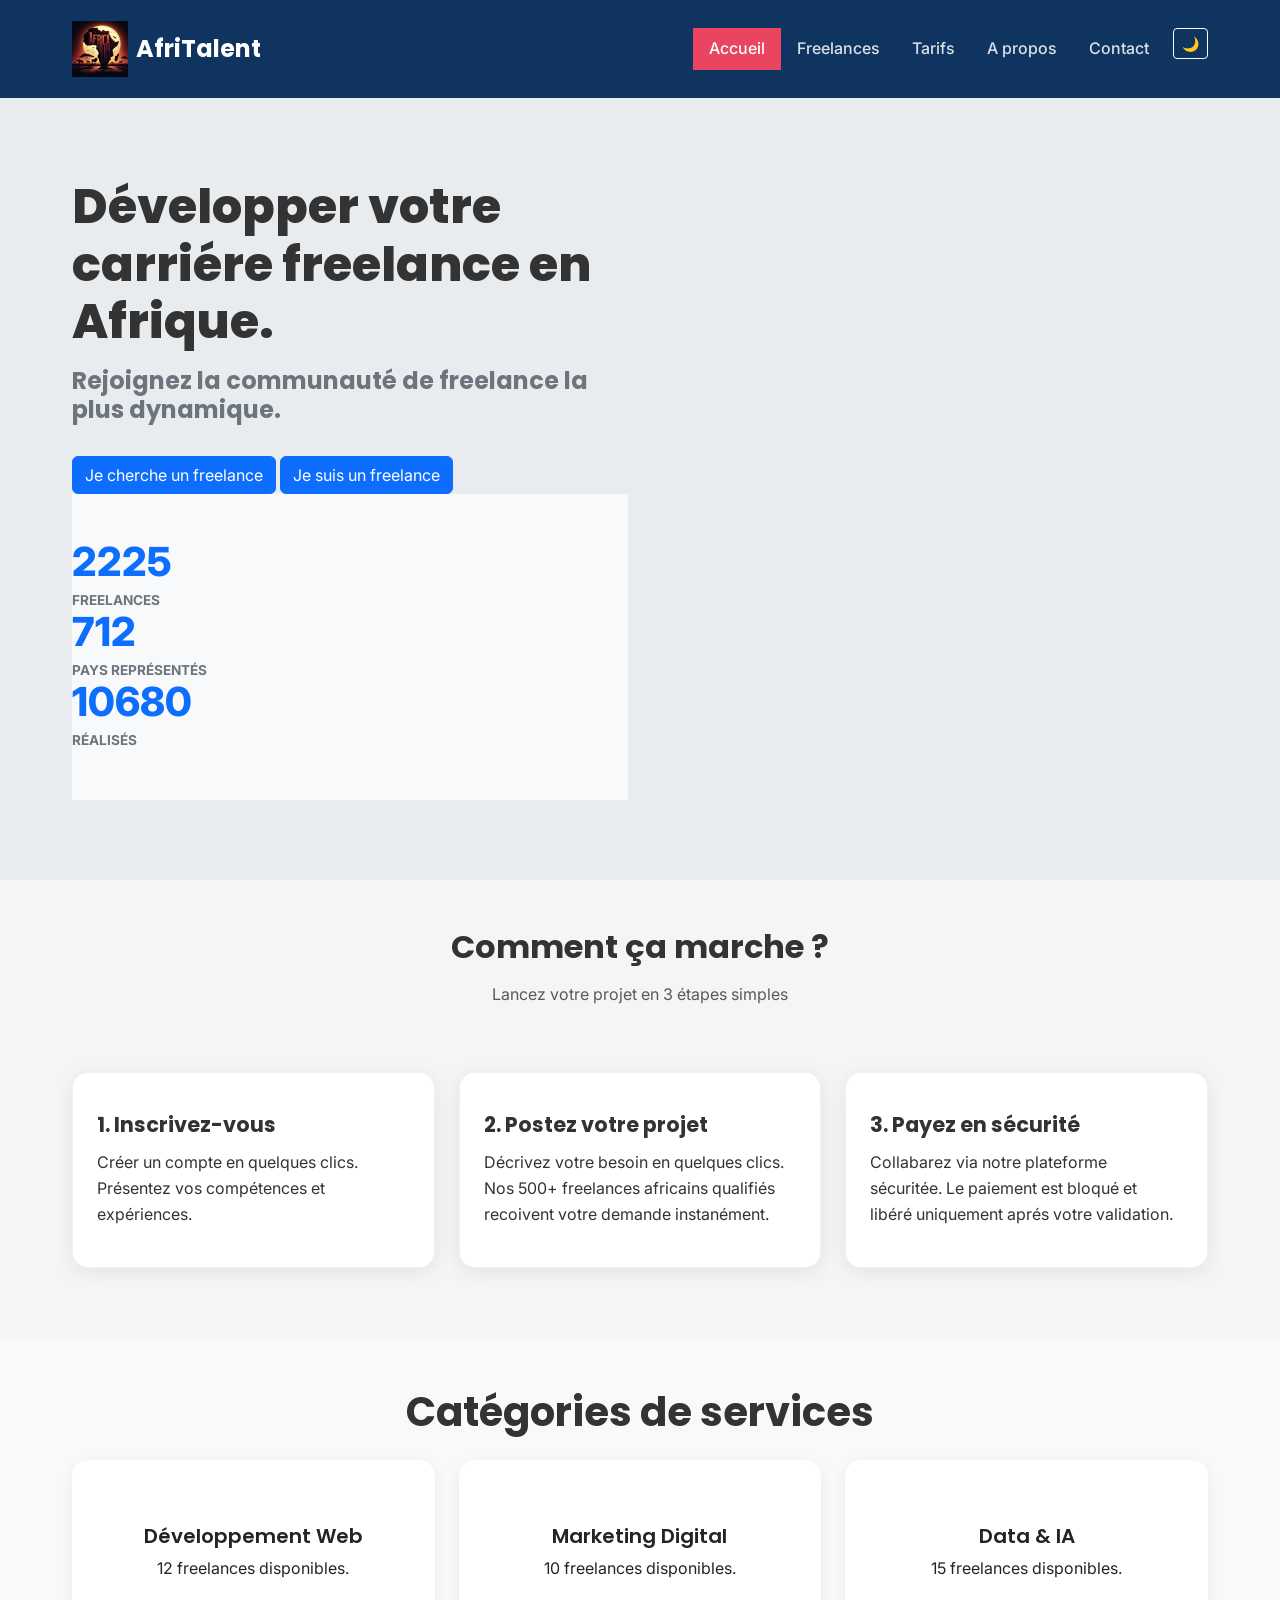
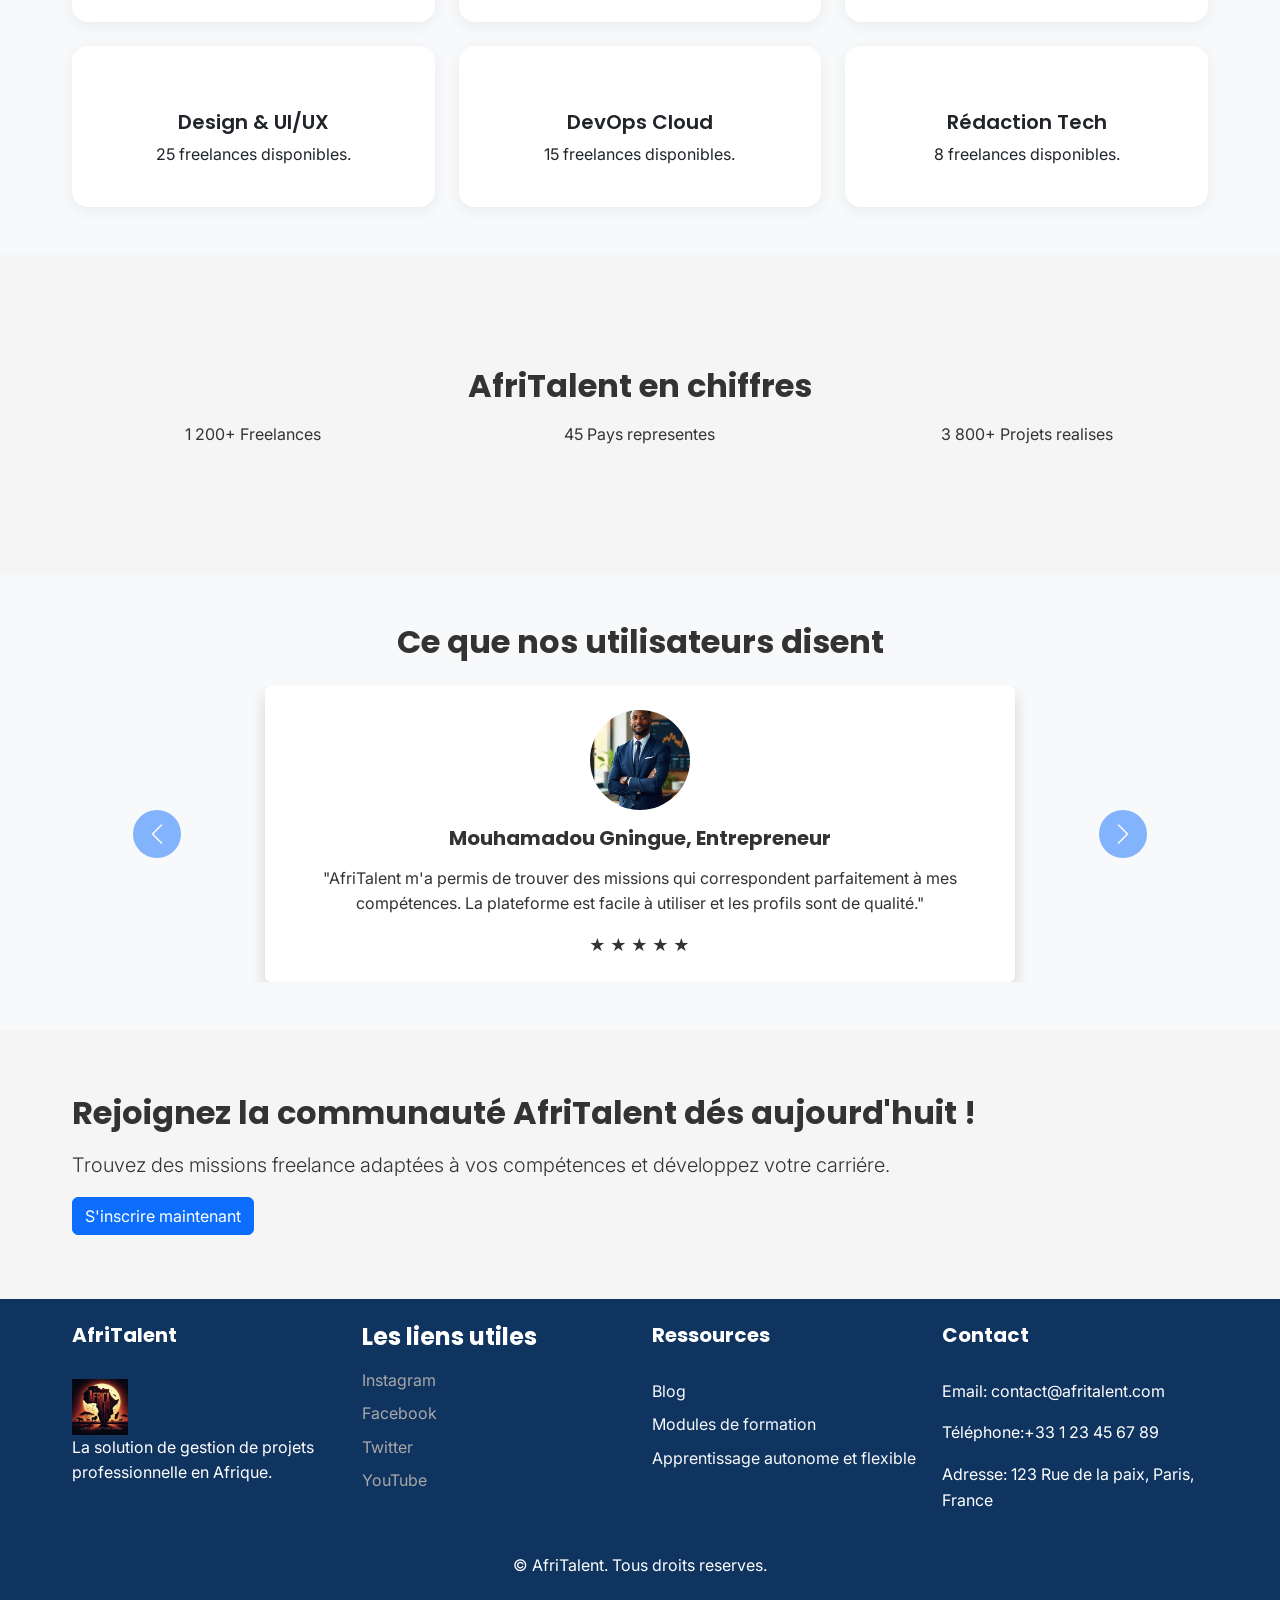
<file: index.html>
<!DOCTYPE html>
<html lang="fr">
<head> 
<meta charset="UTF-8"> 
<meta name="viewport" content="width=device-width, initial-scale=1.0"> 
<title>AfriTalent — Accueil</title> 
<link 
href="https://cdn.jsdelivr.net/npm/bootstrap@5.3.0/dist/css/bootstrap.min.css" 
rel="stylesheet"> 
<link rel="stylesheet" href="css/style.css">
</head>
<body>  
<nav class="navbar navbar-expand-lg navbar-dark "> 
<div class="container"> 
<a class="navbar-brand" href="index.html"><img src="images/logo.jpeg" height="56" width="56" alt="logo"> AfriTalent</a> 
<button class="navbar-toggler" type="button" 
data-bs-toggle="collapse" 
data-bs-target="#navMenu" 
aria-controls="navMenu" 
aria-expanded="false" 
aria-label="Toggle navigation"> 
<span class="navbar-toggler-icon"></span> 
</button> 
<div class="collapse navbar-collapse" id="navMenu"> 
<ul class="navbar-nav ms-auto"> 
<li class="nav-item"><a class="nav-link active" 
href="index.html">Accueil</a></li> 
<li class="nav-item"><a class="nav-link" 
href="freelances.html">Freelances</a></li> 
<li class="nav-item"><a class="nav-link" 
href="tarifs.html">Tarifs</a></li> 
<li class="nav-item"><a class="nav-link" href="about.html">A 
propos</a></li> 
<li class="nav-item"><a class="nav-link" 
href="contact.html">Contact</a></li> 
<li class="nav-item">
  <button class="btn btn-outline-light btn-sm ms-2" id="theme-toggle">🌙</button>
</li>
</ul> 
</div> 
</div> 
</nav> 
<!-- Contenu principal --> 
<main> 
<!-- Section Hero : accroche principale --> 
<section class="hero-section"> 
    <div class="container">
        <div class="row align-items-center">
        <div class="col-lg-6"> 
     <h1>Développer votre carriére freelance en Afrique.</h1>
     <h2>Rejoignez la communauté de freelance la plus dynamique.</h2>
<a href="freelances.html" class="btn btn-primary">Je cherche un freelance</a>
<a href="freelances.html" class="btn btn-primary">Je suis un freelance</a> 

 <div class="py-5 bg-light fade-in">
    <div class="col-md-4 stat-item">
     <span class="counter stat-number d-block" data-target="2500">0</span>
        <span class="stat-label">freelances</span>
     </div>
    
     <div class="col-md-4 stat-item">
      <span class="counter stat-number d-block " data-target="800">0</span> 
         <span class="stat-label">Pays représentés</span>
     </div>

      <div class="col-md-4 stat-item">
     <span class="counter stat-number d-block" data-target="12000">0</span> 
        <span class="stat-label">réalisés</span>
</div>
</div> 
</div>
</div>
</section>

<section class="py-5 fade-in">
    <div class="container">
      <div class="row">
        <div class="col-12 text-center mb-5">
        <h2>Comment ça marche ?</h2>
        <p class="text-muted">Lancez votre projet en 3 étapes simples</p>
        </div>
      </div>
                <div class="row"> 
                 <div class="col-md-4 mb-4">
                   <div class="bento-item etape-1 h-100 p-4">
                    <i class="fa fa-shield"></i>
                        <h3>1. Inscrivez-vous</h3>
                        <p>Créer un compte en quelques clics.
                        Présentez vos compétences et expériences.</p>
                    </div>
                 </div>
                <div class="col-md-4 mb-4">
                  <div class="bento-item etape-2 h-100 p-4">
                   <i class="fa fa-handshake"></i>
                     <h3>2. Postez votre projet</h3>
                       <p>Décrivez votre besoin en quelques clics. Nos 500+ freelances africains qualifiés recoivent votre demande instanément.</p>
                 </div> 
                </div>
                 <div class="col-md-4 mb-4">
             <div class="bento-item etape-3 h-100 p-4">
                <i class="fa fa-shield"></i>
            <h3>3. Payez en sécurité</h3>
            <p>Collabarez via notre plateforme sécuritée. Le paiement est bloqué et libéré uniquement aprés votre validation.</p>
       </div>
    </div>
</div>
</div>
</section>
<!-- Section Services --> 
<section class="categories py-5 bg-light"> 
<div class="container"> 
<h2 class="text-center mb-4">Catégories de services</h2> 
<div class="row g-4"> 
    <div class="col-md-4"> 
        <div class="card category-card">
            <div class="card-body text-center">
                <i class="bi bi-code-slash"></i>
                <h3>Développement Web</h3> 
                <p>12 freelances disponibles.</p> 
            </div>
        </div>
    </div>
    <div class="col-md-4">
        <div class="card category-card">
            <div class="card-body text-center">
                <i class="bi bi-plalette"></i>
                <h3>Marketing Digital</h3> 
                <p>10 freelances disponibles.</p> 
            </div>
        </div>
    </div>
    <div class="col-md-4">
        <div class="card category-card">
            <div class="card-body text-center">
                <i class="bi bi-megaphon"></i>
                <h3>Data & IA</h3> 
                <p>15 freelances disponibles.</p> 
            </div>
        </div>
    </div>
    <div class="col-md-4">
        <div class="card category-card">
            <div class="card-body text-center">
                <i class="bi bi -code"></i>
                <h3>Design & UI/UX</h3> 
                <p>25 freelances disponibles.</p> 
            </div>
        </div>

    </div>
    <div class="col-md-4"> 
        <div class="card category-card">
            <div class="card-body text-center">
                <i class="bi bi-plalette"></i>
                <h3>DevOps Cloud</h3> 
                <p>15 freelances disponibles.</p> 
            </div>
        </div>

    </div>
    <div class="col-md-4"> 
        <div class="card category-card">
            <div class="card-body text-center">
                <i class="bi bi-code"></i>
                <h3>Rédaction Tech</h3> 
                <p>8 freelances disponibles.</p> 
            </div>
        </div>
    </div> 
</div> 
</div> 
</section> 
               
<!-- Section Statistiques --> 
<section id="statistiques"> 
<div class="container py-5"> 
<h2 class="text-center">AfriTalent en chiffres</h2> 
<div class="row text-center"> 
<div class="col-md-4"><p>1 200+ Freelances</p></div> 
<div class="col-md-4"><p>45 Pays representes</p></div> 
<div class="col-md-4"><p>3 800+ Projets realises</p></div> 
</div> 
</div> 
</section> 
<!-- Section Temoignages --> 
<section class="py-5 bg-light fade-in">
  <div class="container">
    <h2 class="text-center mb-4">Ce que nos utilisateurs disent</h2>
    
    <div id="testimonialCarousel" class="carousel slide" data-bs-ride="carousel">
      <div class="carousel-inner">
        
        <div class="carousel-item active">
          <div class="row justify-content-center">
            <div class="col-md-8">
              <div class="testimonial-card text-center p-4 bg-white rounded shadow">
                <img src="images/homme.jpeg" alt="Mouhamadou" style="width:100px; height:100px; border-radius:50%; object-fit:cover; margin:0 auto 1rem auto; display:block;">
                <h5>Mouhamadou Gningue, Entrepreneur</h5>
                <p>"AfriTalent m'a permis de trouver des missions qui correspondent parfaitement à mes compétences. La plateforme est facile à utiliser et les profils sont de qualité."</p>
                <div class="notation">
                  <span class="star filled">★</span>
                  <span class="star filled">★</span>
                  <span class="star filled">★</span>
                  <span class="star filled">★</span>
                  <span class="star filled">★</span>
                </div>
              </div>
            </div>
          </div>
        </div>

        <div class="carousel-item">
          <div class="row justify-content-center">
            <div class="col-md-8">
              <div class="testimonial-card text-center p-4 bg-white rounded shadow">
                <img src="images/khalil5.jpeg" alt="Aicha" style="width:100px; height:100px; border-radius:50%; object-fit:cover; margin:0 auto 1rem auto; display:block;">
                <h5>Aicha, Directrice Marketing</h5>
                <p>"AfriTalent aide les entrepreneurs à réaliser leurs projets. Depuis plusieurs années, AfriTalent est devenu un partenaire incontournable."</p>
                <div class="notation">
                  <span class="star filled">★</span>
                  <span class="star filled">★</span>
                  <span class="star filled">★</span>
                  <span class="star filled">★</span>
                  <span class="star filled">★</span>
                </div>
              </div>
            </div>
          </div>
        </div>

        <div class="carousel-item">
          <div class="row justify-content-center">
            <div class="col-md-8">
              <div class="testimonial-card text-center p-4 bg-white rounded shadow">
                <img src="images/tt99.jpeg" alt="Lamine" style="width:100px; height:100px; border-radius:50%; object-fit:cover; margin:0 auto 1rem auto; display:block;">
                <h5>Lamine Sarr, Entrepreneur</h5>
                <p>"AfriTalent m'a aidé à travailler sur mon projet sans difficulté."</p>
                <div class="notation">
                  <span class="star filled">★</span>
                  <span class="star filled">★</span>
                  <span class="star filled">★</span>
                  <span class="star filled">★</span>
                  <span class="star filled">★</span>
                </div>
              </div>
            </div>
          </div>
        </div>

      </div>
      <button class="carousel-control-prev" type="button" data-bs-target="#testimonialCarousel" data-bs-slide="prev">
        <span class="carousel-control-prev-icon" style="background-color: #0d6efd; border-radius: 50%; padding: 1.5rem;"></span>
      </button>
      <button class="carousel-control-next" type="button" data-bs-target="#testimonialCarousel" data-bs-slide="next">
        <span class="carousel-control-next-icon" style="background-color: #0d6efd; border-radius: 50%; padding: 1.5rem;"></span>
      </button>
      
    </div>
  </div>
</section>

<!--Appel à action-->
<section>
    <div class="overlay">
        <div class="container">
        <h2>Rejoignez la communauté AfriTalent dés aujourd'huit !</h2>
        <p class="lead">Trouvez des missions freelance adaptées à vos compétences et développez votre carriére.</p>
        <a href="#" class="btn btn-primary">S'inscrire maintenant</a>

    </div>
    </div>

</section>


</main> 
<!-- Pied de page --> 
<footer class="py-4 text-white"> 
<div class="container "> 
    <div class="row">
        <div class="col-md-3">
            <h5>AfriTalent</h5>
            <img src="images/logo.jpeg" height="56" width="56">
            <p>La solution de gestion de projets professionnelle en Afrique.</p>
        </div>
        <div class="col-md-3">
            <h4>Les liens utiles</h4>
            <ul class="list-unstyled">
                <li><a href="https://www.instagram.com/AfriTalent" target="_blank">Instagram</a></li>
                <li><a href="https://www.facebook.com/AfriTalent" target="_blank">Facebook</a></li>
                <li><a href="https://www.twitter.com/AfriTalent" target="_blank">Twitter</a></li>
                <li><a href="https://www.youtube.com/company/afritalent" target="_blank">YouTube</a></li>
            </ul>
        </div>
        <div class="col-md-3">
            <h5>Ressources</h5>
            <ul class="list-unstyled">
                <li><a href="#" class="text-light">Blog</a></li>
                <li><a href="#" class="text-light">Modules de formation</a></li>
                <li><a href="#" class="text-light">Apprentissage autonome et flexible</a></li>
            </ul>
        </div>
        <div class="col-md-3">
            <h5>Contact</h5>
            <p>Email: contact@afritalent.com</p>
            <p>Téléphone:+33 1 23 45 67 89</p>
            <p>Adresse: 123 Rue de la paix, Paris, France</p>
            <i class="fab fab-facebook"></i>
            <i class="fab fab-twitter"></i>
        </div>
    </div>
</div>
    <div class="col text-center mt-4">
        <p class="mb-0">&copy;<span id="2025"></span> AfriTalent. Tous droits reserves.</span></p>
    </div>
</div>
</footer>
<button id="back-to-top" class="btn btn-primary rounded-circle" style="position: fixed; bottom: 20px; right: 20px; display: none; z-index: 100;">🔝</button>
<script src="https://cdn.jsdelivr.net/npm/bootstrap@5.3.2/dist/js/bootstrap.bundle.min.js"></script>
<script src="js/main.js"></script>
</body>
</html>
</file>
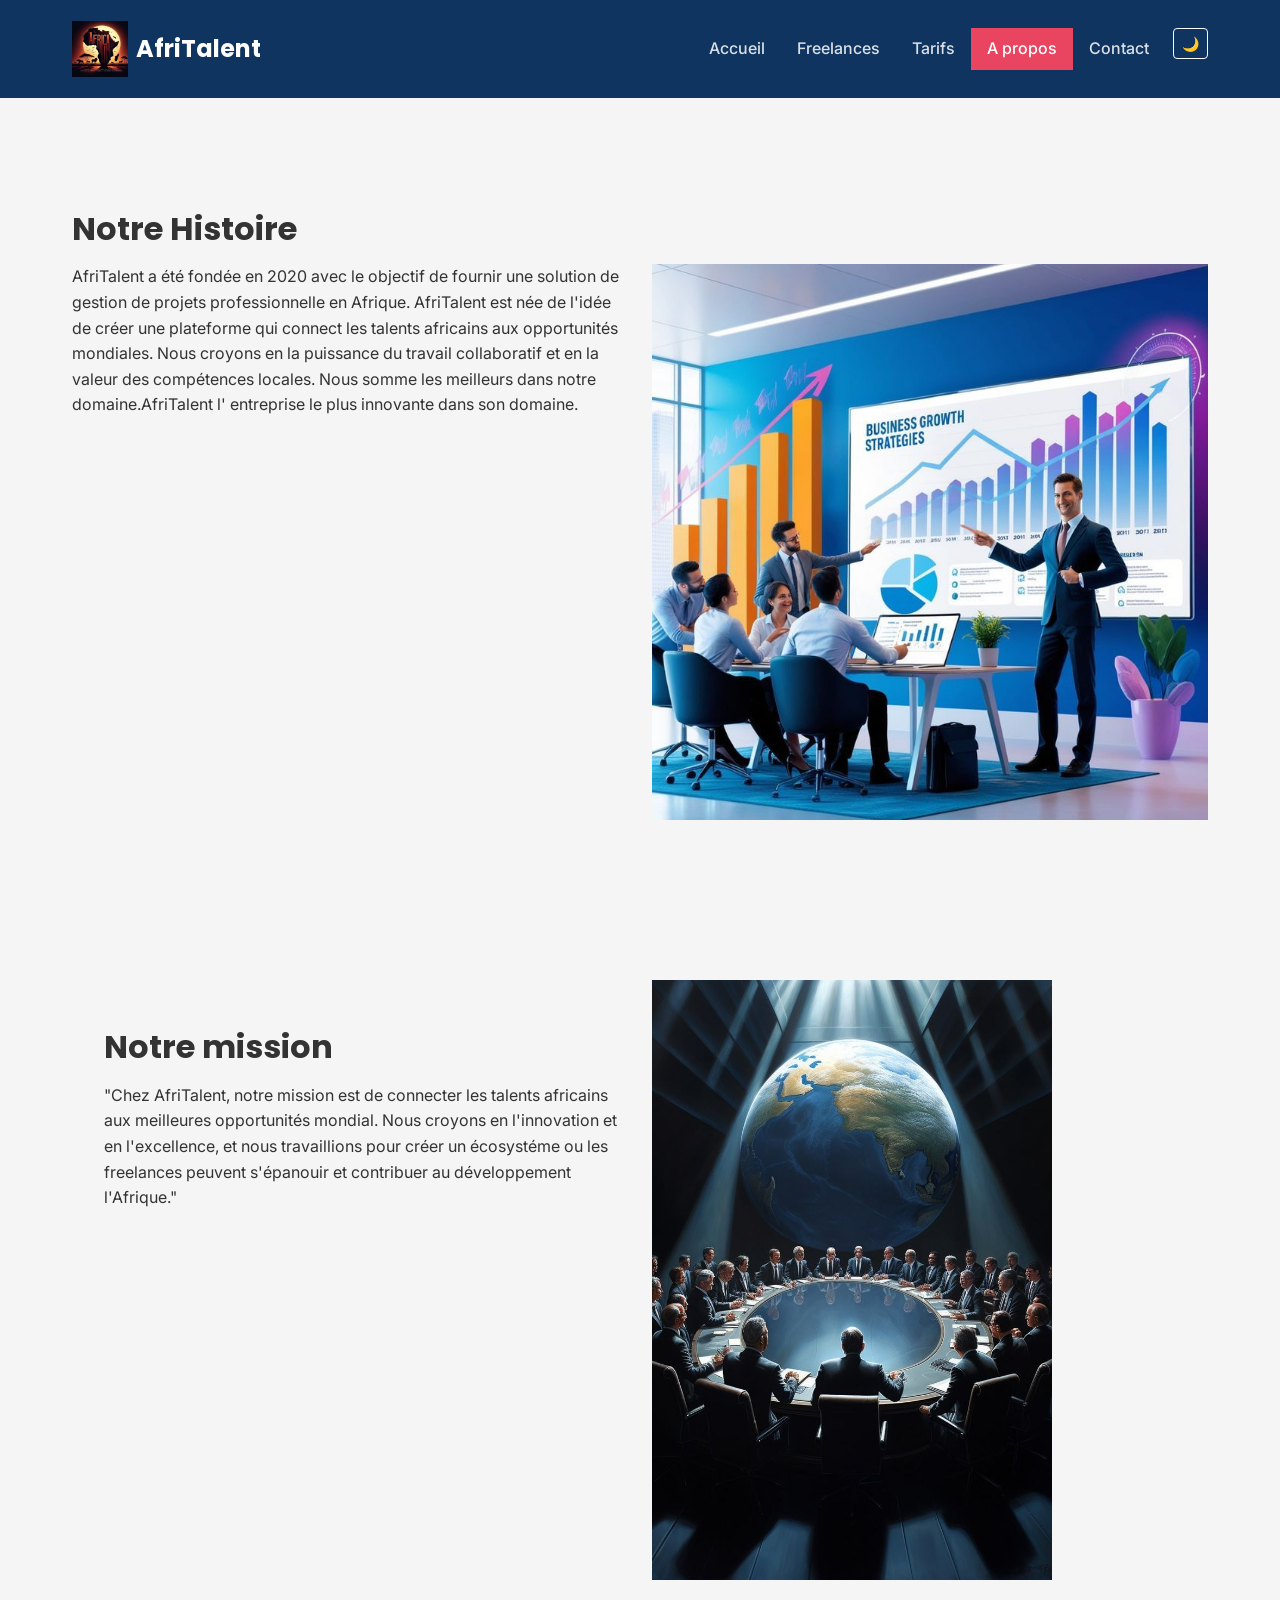
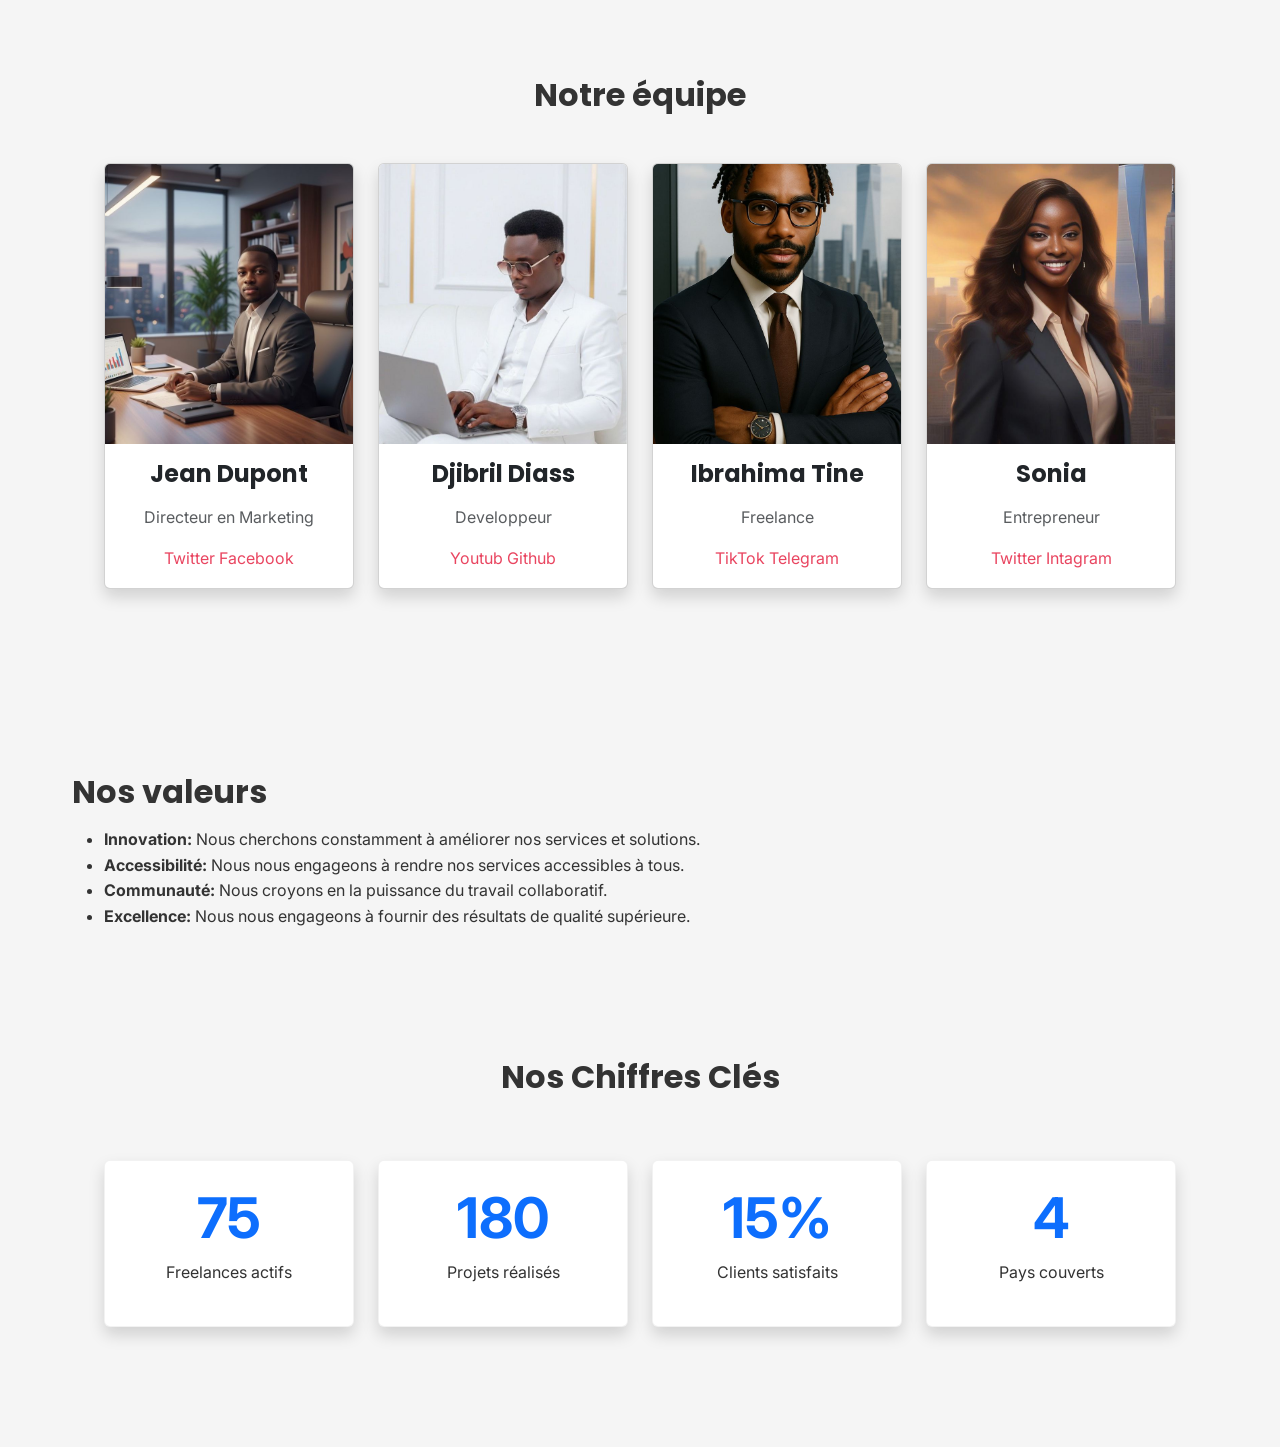
<file: about.html>
<!DOCTYPE html>
<html lang="fr">
<head> 
<meta charset="UTF-8"> 
<meta name="viewport" content="width=device-width, initial-scale=1.0"> 
<title>A propos / AfriTalent</title> 
<link 
href="https://cdn.jsdelivr.net/npm/bootstrap@5.3.0/dist/css/bootstrap.min.css" 
rel="stylesheet"> 
<link rel="stylesheet" href="css/style.css">
</head>
<body> 
<nav class="navbar navbar-expand-lg navbar-dark "> 
<div class="container"> 
<a class="navbar-brand" href="index.html"><img src="images/logo.jpeg" height="56" width="56" alt=""> AfriTalent</a> 
<button class="navbar-toggler" type="button" 
data-bs-toggle="collapse" 
data-bs-target="#navMenu" 
aria-controls="navMenu" 
aria-expanded="false" 
aria-label="Toggle navigation"> 
<span class="navbar-toggler-icon"></span> 
</button> 
<div class="collapse navbar-collapse" id="navMenu"> 
<ul class="navbar-nav ms-auto"> 
<li class="nav-item"><a class="nav-link" 
href="index.html">Accueil</a></li> 
<li class="nav-item"><a class="nav-link" 
href="freelances.html">Freelances</a></li> 
<li class="nav-item"><a class="nav-link" 
href="tarifs.html">Tarifs</a></li> 
<li class="nav-item"><a class="nav-link active" href="about.html">A 
propos</a></li> 
<li class="nav-item"><a class="nav-link" 
href="contact.html">Contact</a></li> 
<li class="nav-item">
  <button class="btn btn-outline-light btn-sm ms-2" id="theme-toggle">🌙</button>
</li>
</ul> 
</div> 
</div> 
</nav> 
   <!---section à propos--->
   <main class="container py-5">
    <section id="histoire" class="mb-5">
        <h2>Notre Histoire</h2>
        <div class="row">
       <div class="col-md-6">
        <p>
        AfriTalent a été fondée en 2020 avec le objectif de fournir une solution de gestion de projets professionnelle en Afrique.
        AfriTalent est née de l'idée de créer une plateforme qui connect les talents africains aux opportunités mondiales.
        Nous croyons en la puissance du travail collaboratif et en la valeur des compétences locales.
        Nous somme les meilleurs dans notre domaine.AfriTalent l' entreprise le plus innovante dans son domaine.

    </p>
       </div>
       <div class="col-md-6">
        <img src="images/business.jpeg" height="600" width="600">
    </div>
     </div>

   </section>

   <section class="py-5 fade-in">
    <div class="container">
      <div class="row">
      <div class="col-md-6">
    <h2 class="mt-5">Notre mission</h2>
        <p>
          "Chez AfriTalent, notre mission est de connecter les talents africains aux meilleures opportunités mondial.
          Nous croyons en l'innovation et en l'excellence, et nous travaillions pour créer un écosystéme ou les freelances peuvent s'épanouir et contribuer au développement l'Afrique."
        </p>
      </div>
      <div class="col-md-6">
        <img src="images/thia4.jpeg" height="400" width="400">
        </div>
      </div>
    </div>
    </section>

   <section class="py-5 fade-in">
      <div class="container">
        <div class="row">
        <div class="col-12">
         <h2 class="text-center mb-5">Notre équipe</h2>
        </div>
        </div>
        <div class="row">
          <div class="col-md-3 mb-4">
        <div class="card h-280 shadow">
          <img src="images/kalil7.jpeg" class="card-img-top">
          <div class="card-body text-center">
            <h3 card-title>Jean Dupont</h3>
            <p class="text-muted">Directeur en Marketing</p>
            <a href="https://www.twitter.com">Twitter</a>
            <a href="https://www.facebook.com">Facebook</a>
          </div>
        </div>
        </div>
        <div class="col-md-3 mb-4">
            <div class="card h-280 shadow">
          <img src="images/tt33.jpeg"class="card-img-top" >
          <div class="card-body text-center">
            <h3 card-title>Djibril Diass</h3>
            <p class="text-muted">Developpeur</p>
            <a href="https://www.youtub.com">Youtub</a>
            <a href="https://www.github.com">Github</a>
          </div>
        </div>
        </div> 
        <div class="col-md-3">
            <div class="card h-280 shadow">
          <img src="images/tt99.jpeg" class="card-img-top">
          <div class="card-body text-center">
            <h3 card-title>Ibrahima Tine</h3>
            <p class="text-muted">Freelance</p>
            <a href="https://www.tiktok.com">TikTok</a>
            <a href="https://www.telegram.com">Telegram</a>
          </div>
        </div>
        </div> 
        <div class="col-md-3">
            <div class="card h-280 shadow">
          <img src="images/bb88.jpeg" class="card-img-top">
          <div class="card-body text-center">
            <h3 card-title>Sonia</h3>
            <p class="text-muted">Entrepreneur</p>
            <a href="https://www.twitter.com">Twitter</a>
            <a href="https://www.instagram.com">Intagram</a>
          </div>
        </div>
     </div>
     </div>
   </section>
   <section>
     <h2 class="mt-5">Nos valeurs</h2>
        <ul>
            <li><strong>Innovation:</strong> Nous cherchons constamment à améliorer nos services et solutions.</li>
            <li><strong>Accessibilité:</strong> Nous nous engageons à rendre nos services accessibles à tous.</li>
            <li><strong>Communauté:</strong> Nous croyons en la puissance du travail collaboratif.</li>
            <li><strong>Excellence:</strong> Nous nous engageons à fournir des résultats de qualité supérieure.</li>
        </ul>
   </section>
   <section id="chiffres-cles" class=" py-5 fade-in">
    <div class="container">
      <div class="row text-center mb-5"> 
      <div class="col-12">
    <h2>Nos Chiffres Clés</h2>
      </div>
      </div>
         <div class="row text-center"> 
      <div class="col-md-3 mb-4">
        <div class="bento-item compteur-box h-100 p-4 shadow rounded">
            <span class="counter display-4 fw-bold text-primary" data-target="500">0</span>
            <p class="text-muetd mt-2">Freelances actifs</p>
        </div>
      </div>
        <div class="col-md-3 mb-4">
        <div class="bento-item compteur-box h-100 p-4 shadow rounded">
            <span class="counter display-4 fw-bold text-primary" data-target="1200">0</span>
            <p class="text-muetd mt-2">Projets réalisés</p>
        </div>
        </div>
      <div class="col-md-3 mb-4">
        <div class="bento-item compteur-box large h-100 p-4 shadow rounded">
            <span class="counter display-4 fw-bold text-primary" data-target="98">0</span><span class="display-4 fw-bold text-primary">%</span>
            <p class="text-muetd mt-2">Clients satisfaits</p>
        </div>
      </div>
         <div class="col-md-3 mb-4">
        <div class="bento-item compteur-box h-100 p-4 shadow rounded">
            <span class="counter display-4 fw-bold text-primary" data-target="25">0</span>
            <p class="text-muetd mt-2">Pays couverts</p>
        </div>
    </div>
  </div>
</div>
</section>
<button id="back-to-top" class="btn btn-primary rounded-circle" style="position: fixed; bottom: 20px; right: 20px; display: none; z-index: 100;">🔝</button>
   </main>
   <script src="https://cdn.jsdelivr.net/npm/bootstrap@5.3.2/dist/js/bootstrap.bundle.min.js"></script>
   <script src="js/main.js"></script>
</body>
</html>
</file>
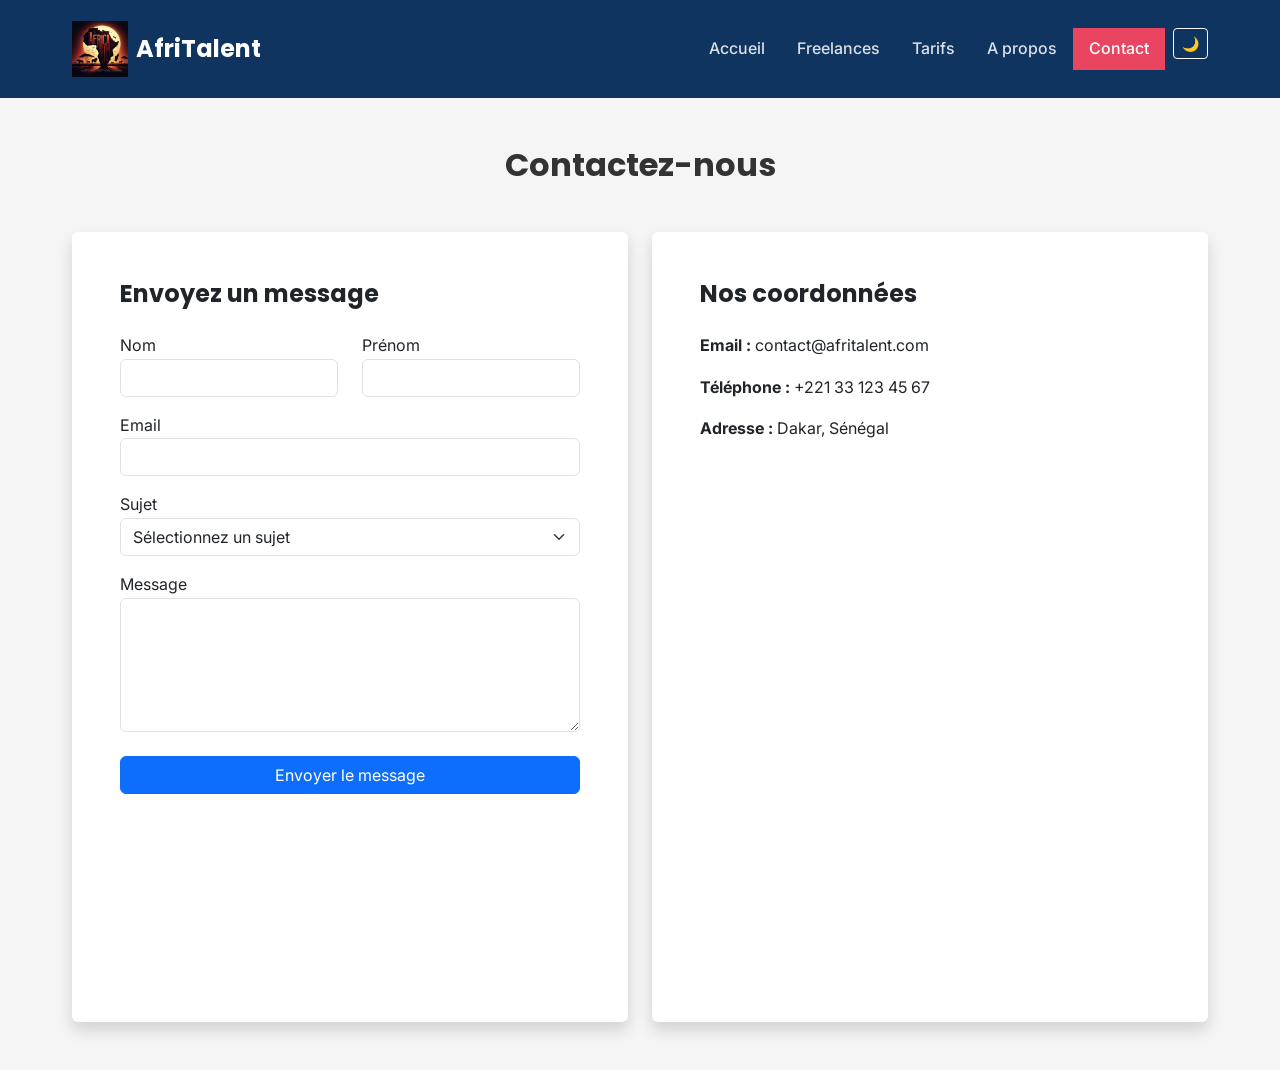
<file: contact.html>
<!DOCTYPE html>
<html lang="fr">
<head> 
<meta charset="UTF-8"> 
<meta name="viewport" content="width=device-width, initial-scale=1.0"> 
<title>AfriTalent — Contact</title> 
<link 
href="https://cdn.jsdelivr.net/npm/bootstrap@5.3.0/dist/css/bootstrap.min.css" 
rel="stylesheet"> 
<link rel="stylesheet" href="css/style.css">
</head>
<body> 
<nav class="navbar navbar-expand-lg navbar-dark"> 
<div class="container"> 
<a class="navbar-brand" href="index.html"><img src="images/logo.jpeg" height="56" width="56" alt=""> AfriTalent</a> 
<button class="navbar-toggler" type="button" 
data-bs-toggle="collapse" 
data-bs-target="#navMenu" 
aria-controls="navMenu" 
aria-expanded="false" 
aria-label="Toggle navigation"> 
<span class="navbar-toggler-icon"></span> 
</button> 
<div class="collapse navbar-collapse" id="navMenu"> 
<ul class="navbar-nav ms-auto"> 
<li class="nav-item"><a class="nav-link" 
href="index.html">Accueil</a></li> 
<li class="nav-item"><a class="nav-link" 
href="freelances.html">Freelances</a></li> 
<li class="nav-item"><a class="nav-link" 
href="tarifs.html">Tarifs</a></li> 
<li class="nav-item"><a class="nav-link" href="about.html">A 
propos</a></li> 
<li class="nav-item"><a class="nav-link active" 
href="contact.html">Contact</a></li> 
<li class="nav-item">
  <button class="btn btn-outline-light btn-sm ms-2" id="theme-toggle">🌙</button>
</li>
</ul> 
</div> 
</div> 
</nav> 
 
<section class="container py-5">
        <h2 class="text-center mb-5">Contactez-nous</h2>
        <div class="row" g-4>
          <div class="col-md-6">
         <div class="card shadow border-0 h-100">
          <div class="card-body p-4 p-lg-5">
            <h3 class="mb-4">Envoyez un message</h3>

      <form id="contactForm" novalidate>
        <div class="row">
          <div class="col-md-6 mb-3">
          <label for="nom">Nom</label>
          <input type="text" id="nom" class="form-control" required>
          <div class="invalid-feedback">Le nom est requis.</div>
        </div>
        <div class="col-md-6 mb-3">
            <label for="prenom">Prénom</label>
            <input type="text" id="prenom" class="form-control" required>
            <div class="invalid-feedback">Le prénom est requis.</div>
        </div>
        </div>
        <div class="mb-3">
          <label for="email">Email</label>
          <input type="email" id="email" class="form-control" required>
          <div class="invalid-feedback">Email invalide.</div>
        </div>
        <div class="mb-3">
          <label for="sujet">Sujet</label>
          <select id="sujet" class="form-select">
            <option value="">Sélectionnez un sujet</option>
            <option value="emploi">Demande d'emploi</option>
            <option value="information">Demande d'information</option>
            <option value="support">Support technique</option>
            <option value="partnership">Partenariat</option>
            <option value="autre">Autre</option>
            <div class="invalid-feedback">Le sujet est requis.</div>
          </select>
        </div>
        <div class="mb-4">
          <label for="message">Message</label>
          <textarea class="form-control" id="message" rows="5" required></textarea>
          <div class="invalid-feedback">Minimun 20 caractéres.</div>
        </div>
        <button type="submit" class="btn btn-primary w-100">Envoyer le message</button>
      </form>
        <div id="successMessage" class="alert alert-success mt-4 d-none" role="alert">Message envoyé avec succés ! Nous vous répondrons sous 24h.</div>
    </div>
    </div>
     </div>
    <div class="col-md-6">
      <div class="card shadow border-0 h-100">
      <div class="card-body p-4 p-lg-5">
      <h4 class="mb-4">Nos coordonnées</h4>
      <p class="mb-3"><strong>Email :</strong> contact@afritalent.com</p>
      <p class="mb-3"><strong>Téléphone :</strong> +221 33 123 45 67 </p>
      <p class="mb-4"><strong>Adresse :</strong> Dakar, Sénégal</p>
      <iframe src="https://www.google.com/maps/embed?pb=!1m18!1m12!1m3!1d3857.844444444444!2d-17.444444444444445!3d14.716666666666667!2m3!1f0!2f0!3f0!3m2!1i1024!2i768!4f13.1!3m3!1m2!1s0xda88e9c9c9c9c9c9%3A0x9c9c9c9c9c9c9c9c!2sDakar%2C%20S%C3%A9n%C3%A9gal!5e0!3m2!1sfr!2sfr!4v1630000000000!5m2!1sfr!2sfr" frameborder="0" width="500" height="500"></iframe>                                                                                                                                                                                                                                   
    </div>
   </div>
    </div>
   </div>

</section>
<button id="back-to-top" class="btn btn-primary rounded-circle" style="position: fixed; bottom: 20px; right: 20px; display: none; z-index: 100;">🔝</button>
<script src="https://cdn.jsdelivr.net/npm/bootstrap@5.3.2/dist/js/bootstrap.bundle.min.js"></script>
<script src="js/main.js"></script>
</body>
</html>
</file>
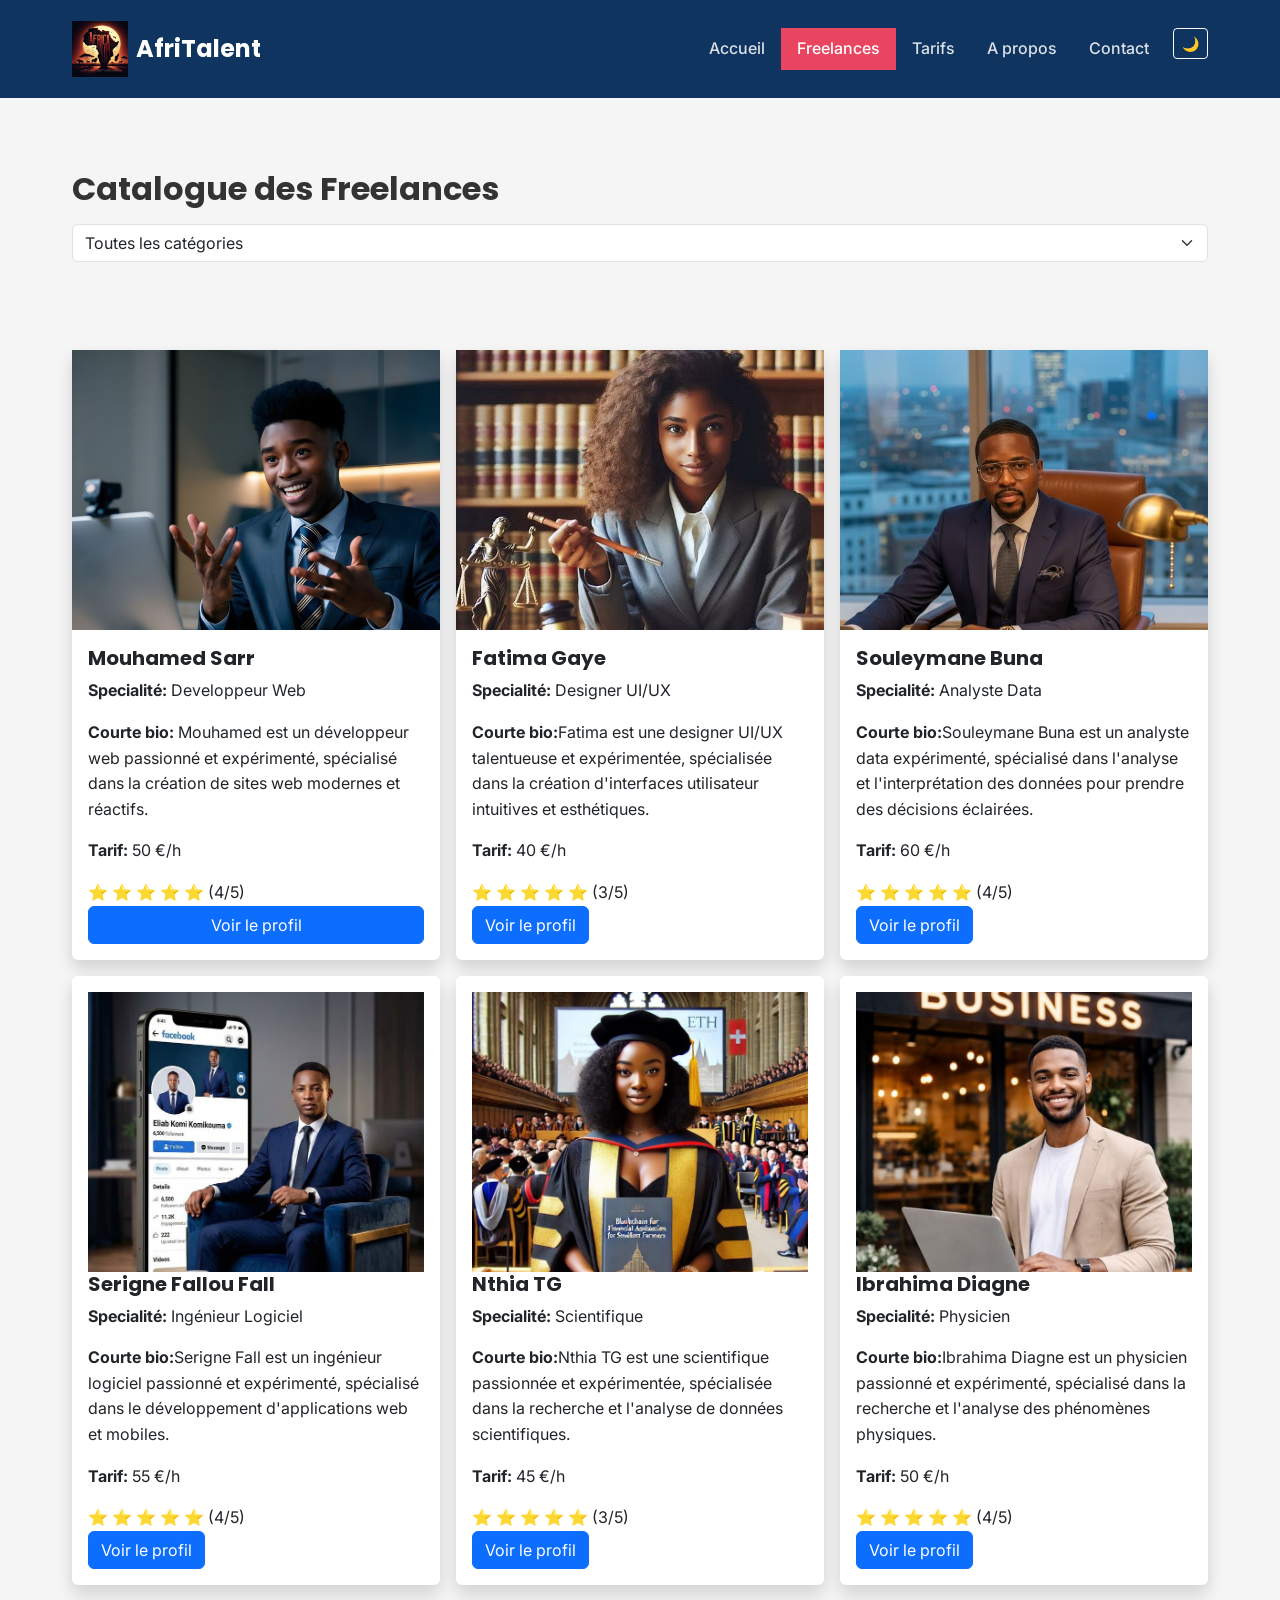
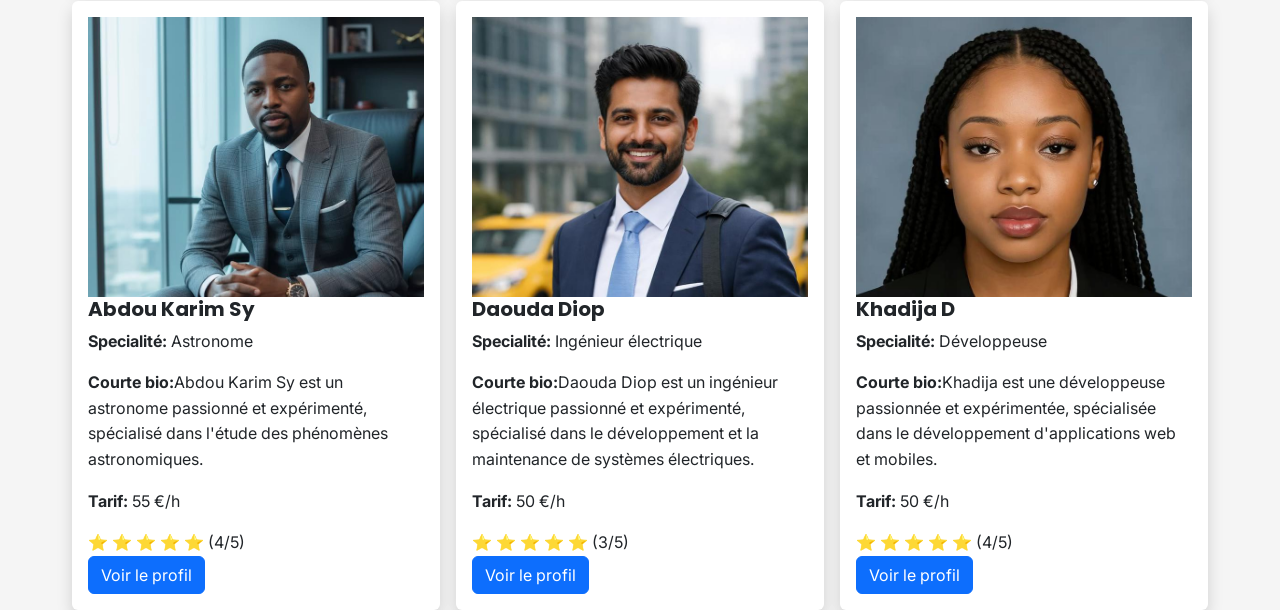
<file: freelances.html>
<!DOCTYPE html>
<html lang="fr">
<head> 
<meta charset="UTF-8"> 
<meta name="viewport" content="width=device-width, initial-scale=1.0"> 
<title>Freelences-AfriTalent</title> 
<link 
href="https://cdn.jsdelivr.net/npm/bootstrap@5.3.0/dist/css/bootstrap.min.css" 
rel="stylesheet"> 
<link rel="stylesheet" href="css/style.css">
</head>
<body> 
<nav class="navbar navbar-expand-lg navbar-dark "> 
<div class="container">   
<a class="navbar-brand" href="index.html"><img src="images/logo.jpeg" height="56" width="56" alt=""> AfriTalent</a> 
<button class="navbar-toggler" type="button" 
data-bs-toggle="collapse" 
data-bs-target="#navMenu" 
aria-controls="navMenu" 
aria-expanded="false" 
aria-label="Toggle navigation"> 
<span class="navbar-toggler-icon"></span> 
</button> 
<div class="collapse navbar-collapse" id="navMenu"> 
<ul class="navbar-nav ms-auto"> 
<li class="nav-item"><a class="nav-link" 
href="index.html">Accueil</a></li> 
<li class="nav-item"><a class="nav-link active" 
href="freelances.html">Freelances</a></li> 
<li class="nav-item"><a class="nav-link" 
href="tarifs.html">Tarifs</a></li> 
<li class="nav-item"><a class="nav-link" href="about.html">A 
propos</a></li> 
<li class="nav-item"><a class="nav-link" 
href="contact.html">Contact</a></li> 
<li class="nav-item">
  <button class="btn btn-outline-light btn-sm ms-2" id="theme-toggle">🌙</button>
</li>
</ul> 
</div> 
</div> 
</nav>  
<!-- Section Freelances --> 
<section class="filter py-4"> 
<div class="container py-5">
    <h2>Catalogue des Freelances</h2> 
    <div class="filter-bar mb-3">
    <select id="category-select" class="form-select">
        <option value="all">Toutes les catégories</option>
        <option value="developpeur-web">Développeur Web</option>
        <option value="designer-ui-ux">Designer UI/UX</option>
        <option value="analyste-data">Analyste Data</option>
        <option value="ingenieur-logiciel">Ingénieur Logiciel</option>
        <option value="scientifique">Scientifique</option>
        <option value="astronome">Astronome</option>
        <option value="physicien">Physicien</option>
        <option value="ingenieur-electrique">Ingénieur électrique</option>
    </select>
</div> 
</section>
<!--Grille des profils-->
<section class="container"> 
    <div class="row g-3" id="freelance-grid"> 
        <div class="col-lg-4 col-md-6" data-category="developpeur-web">
        <div class="card shadow border-0 h-100">
          <img src="images/khalil6.jpeg" class="card-top" style="height: 280px; object-fit: cover; object-position: top;">
                <div class="card-body d-flex flex-column">
                <h5 class="card-title">Mouhamed Sarr</h5> 
                <p class="card-text"><strong>Specialité:</strong> Developpeur Web</p> 
                <p class="card-text" flex-grow-1><strong>Courte bio:</strong> Mouhamed est un développeur web passionné et expérimenté, spécialisé dans la création de sites web modernes et réactifs.</p>
                <p><strong>Tarif:</strong> 50 €/h</p>
                <div class="notation">
                    <span class="star filled">⭐</span>
                    <span class="star filled">⭐</span>
                    <span class="star filled">⭐</span>
                    <span class="star filled">⭐</span>
                    <span class="star empty">⭐</span>
                    <span class="note">(4/5)</span>
                </div>
                  <div class="mt-auto">
                   <a  href="#" class="btn btn-primary w-100">Voir le profil</a>
                  </div>

                </div> 
            </div>
        </div>
    
            <div class="col-lg-4 col-md-6" data-category="designer-ui-ux">
             <div class="card shadow border-0 h-100">
                <img src="images/R3.jpeg" class="card-top" style="height: 280px; object-fit: cover; object-position: top;">
                <div class="card-body d-flex flex-column">
                <h5 class="card-title">Fatima Gaye</h5> 
                <p class="card-text"><strong>Specialité:</strong> Designer UI/UX</p> 
                <p class="card-text" flex-grow-1><strong>Courte bio:</strong>Fatima est une designer UI/UX talentueuse et expérimentée, spécialisée dans la création d'interfaces utilisateur intuitives et esthétiques.</p>
                <p class="card-text"><strong>Tarif:</strong> 40 €/h</p>
                <div class="notation">
                    <span class="star filled">⭐</span>
                    <span class="star filled">⭐</span>
                    <span class="star filled">⭐</span>
                    <span class="star empty">⭐</span>
                    <span class="star empty">⭐</span>
                    <span class="note">(3/5)</span>
                </div>
                <div class="mt-auto">
                <a href="#" class="btn btn-primary" w-100>Voir le profil</a>
                </div>
            </div>
        </div>
    </div>
     <div class="col-lg-4 col-md-6" data-category="analyste-data">
        <div class="card shadow border-0 h-100">
                <img src="images/tt55.jpeg" class="card-top" style="height: 280px; object-fit: cover; object-position: center 40%;">
                <div class="card-body d-flex flex-column">
                <h5 class="card-title">Souleymane Buna</h5> 
                <p class="card-text"><strong>Specialité:</strong> Analyste Data</p> 
                <p class="card-text" flex-grow-1><strong>Courte bio:</strong>Souleymane Buna est un analyste data expérimenté, spécialisé dans l'analyse et l'interprétation des données pour prendre des décisions éclairées.</p>
                <p class="card-text"><strong>Tarif:</strong> 60 €/h</p>
                <div class="notation">
                    <span class="star filled">⭐</span>
                    <span class="star filled">⭐</span>
                    <span class="star filled">⭐</span>
                    <span class="star filled">⭐</span>
                    <span class="star empty">⭐</span>
                    <span class="note">(4/5)</span>
                </div>
                <div class="mt-auto">
                <a href="#" class="btn btn-primary" w-100>Voir le profil</a>
                </div>
            </div>
        </div>
    </div>
    <div class="col-lg-4 col-md-6" data-category="ingenieur-logiciel">
        <div class="card shadow border-0 h-100">
            <div class="card-body d-flex flex-column">
                <img src="images/tt66.jpeg" class="card-top" style="height: 280px; object-fit: cover; object-position: top;">
                <h5 class="card-title">Serigne Fallou Fall</h5> 
                <p  class="card-text"><strong>Specialité:</strong> Ingénieur Logiciel</p> 
                <p  class="card-text" flex-grow-1><strong>Courte bio:</strong>Serigne Fall est un ingénieur logiciel passionné et expérimenté, spécialisé dans le développement d'applications web et mobiles.</p>
                <p  class="card-text"><strong>Tarif:</strong> 55 €/h</p>
                <div class="notation">
                    <span class="star filled">⭐</span>
                    <span class="star filled">⭐</span>
                    <span class="star filled">⭐</span>
                    <span class="star filled">⭐</span>
                    <span class="star empty">⭐</span>
                    <span class="note">(4/5)</span>
                </div>
                <div class="mt-auto">
                <a href="#" class="btn btn-primary" w-100>Voir le profil</a>
                </div>
            </div>
        </div>
    </div>
        <div class="col-lg-4 col-md-6" data-category="scientifique">
            <div class="card shadow border-0 h-100">
                <div class="card-body d-flex flex-column">
                    <img src="images/thia6.jpeg" class="card-top" style="height: 280px; object-fit: cover; object-position: top;">
                    <h5 class="card-title">Nthia TG</h5> 
                    <p  class="card-text"><strong>Specialité:</strong> Scientifique</p> 
                    <p  class="card-text" flex-grow-1><strong>Courte bio:</strong>Nthia TG est une scientifique passionnée et expérimentée, spécialisée dans la recherche et l'analyse de données scientifiques.</p>
                    <p  class="card-text"><strong>Tarif:</strong> 45 €/h</p>
                    <div class="notation">
                        <span class="star filled">⭐</span>
                        <span class="star filled">⭐</span>
                        <span class="star filled">⭐</span>
                        <span class="star empty">⭐</span>
                        <span class="star empty">⭐</span>
                        <span class="note">(3/5)</span>
                    </div>
                    <div class="mt-auto">
                    <a href="#" class="btn btn-primary" w-100>Voir le profil</a>
                    </div>
                </div>
            </div>
        </div>
        <div class="col-lg-4 col-md-6" data-category="physicien">
            <div class="card shadow border-0 h-100">
                <div class="card-body d-flex flex-column">
                    <img src="images/tt88.jpeg" class="card-top" style="height: 280px; object-fit: cover; object-position: center 40%;">
                    <h5 class="card-title">Ibrahima Diagne</h5> 
                    <p  class="card-text"><strong>Specialité:</strong> Physicien</p> 
                    <p  class="card-text" flex-grow-1><strong>Courte bio:</strong>Ibrahima Diagne est un physicien passionné et expérimenté, spécialisé dans la recherche et l'analyse des phénomènes physiques.</p>
                    <p  class="card-text"><strong>Tarif:</strong> 50 €/h</p>
                    <div class="notation">
                        <span class="star filled">⭐</span>
                        <span class="star filled">⭐</span>
                        <span class="star filled">⭐</span>
                        <span class="star filled">⭐</span>
                        <span class="star empty">⭐</span>
                        <span class="note">(4/5)</span>
                    </div>
                    <div class="mt-auto">
                    <a href="#" class="btn btn-primary" w-100>Voir le profil</a>
                    </div>
                </div>
            </div>
        </div>
        <div class="col-lg-4 col-md-6" data-category="astronome">
            <div class="card shadow border-0 h-100">
                <div class="card-body d-flex flex-column">
                    <img src="images/tt22.jpeg" class="card-top" style="height: 280px; object-fit: cover; object-position: top;">
                    <h5 class="card-title">Abdou Karim Sy</h5> 
                    <p class="card-text"><strong>Specialité:</strong> Astronome</p> 
                    <p class="card-text" flex-grow-1><strong>Courte bio:</strong>Abdou Karim Sy est un astronome passionné et expérimenté, spécialisé dans l'étude des phénomènes astronomiques.</p>
                    <p class="card-text"><strong>Tarif:</strong> 55 €/h</p>
                    <div class="notation">
                        <span class="star filled">⭐</span>
                        <span class="star filled">⭐</span>
                        <span class="star filled">⭐</span>
                        <span class="star filled">⭐</span>
                        <span class="star empty">⭐</span>
                        <span class="note">(4/5)</span>
                    </div>
                    <div class="mt-auto">
                    <a href="#" class="btn btn-primary" w-100>Voir le profil</a>
                    </div>
                </div>
            </div>
        </div>
        <div class="col-lg-4 col-md-6" data-category="ingenieur-electrique">
            <div class="card shadow border-0 h-100">
                <div class="card-body d-flex flex-column">
                    <img src="images/tt11.jpeg" class="card-top" style="height: 280px; object-fit: cover; object-position: top;">
                    <h5 class="card-title">Daouda Diop</h5> 
                    <p class="card-text"><strong>Specialité:</strong> Ingénieur électrique</p> 
                    <p class="card-text" flex-grow-1><strong>Courte bio:</strong>Daouda Diop est un ingénieur électrique passionné et expérimenté, spécialisé dans le développement et la maintenance de systèmes électriques.</p>
                    <p class="card-text"><strong>Tarif:</strong> 50 €/h</p>
                    <div class="notation">
                        <span class="star filled">⭐</span>
                        <span class="star filled">⭐</span>
                        <span class="star filled">⭐</span>
                        <span class="star empty">⭐</span>
                        <span class="star empty">⭐</span>
                        <span class="note">(3/5)</span>
                    </div>
                    <div class="mt-auto">
                    <a href="#" class="btn btn-primary" w-100>Voir le profil</a>
                    </div>
                </div>
            </div>
        </div>
        <div class="col-lg-4 col-md-6" data-category="developpeuse">
            <div class="card shadow border-0 h-100">
                <div class="card-body d-flex flex-column">
                    <img src="images/bb66.jpeg" class="card-top" style="height: 280px; object-fit: cover; object-position: center 20%;">
                    <h5 class="card-title">Khadija D</h5> 
                    <p class="card-text"><strong>Specialité:</strong> Développeuse</p> 
                    <p class="card-text" flex-grow-1><strong>Courte bio:</strong>Khadija est une développeuse passionnée et expérimentée, spécialisée dans le développement d'applications web et mobiles.</p>
                    <p class="card-text"><strong>Tarif:</strong> 50 €/h</p>
                    <div class="notation">
                        <span class="star filled">⭐</span>
                        <span class="star filled">⭐</span>
                        <span class="star filled">⭐</span>
                        <span class="star filled">⭐</span>
                        <span class="star empty">⭐</span>
                        <span class="note">(4/5)</span>
                    </div>
                    <div class="mt-auto">
                    <a href="#" class="btn btn-primary" w-100>Voir le profil</a>
                    </div>
                </div>
            </div>
        </div>
    </div>
</section> 
<button id="back-to-top" class="btn btn-primary rounded-circle" style="position: fixed; bottom: 20px; right: 20px; display: none; z-index: 100;">🔝</button>
<script src="https://cdn.jsdelivr.net/npm/bootstrap@5.3.2/dist/js/bootstrap.bundle.min.js"></script>
<script src="js/main.js"></script>
</body>
</html>
</file>
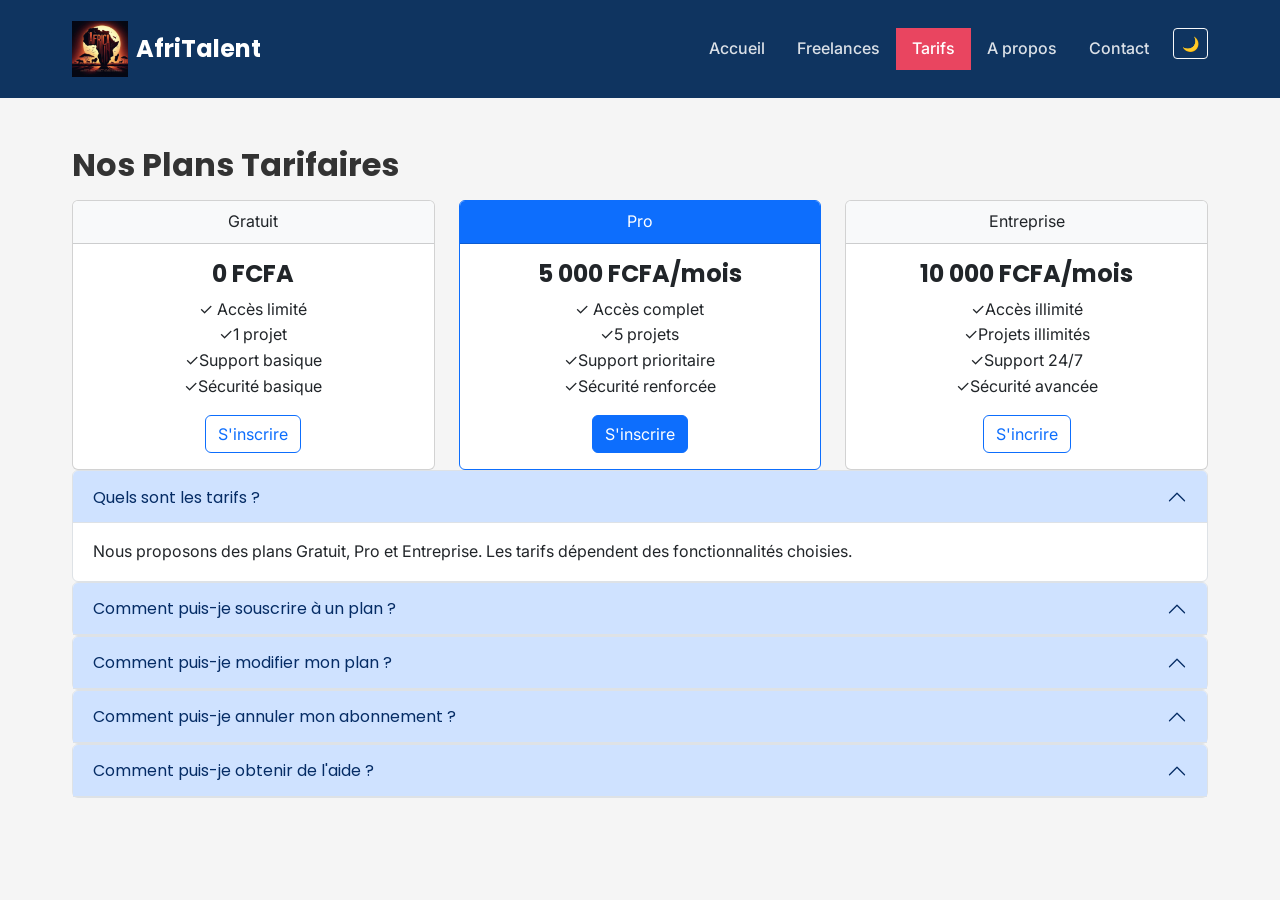
<file: tarifs.html>
<!DOCTYPE html>
<html lang="fr">
<head> 
<meta charset="UTF-8"> 
<meta name="viewport" content="width=device-width, initial-scale=1.0"> 
<title>Tarifs — AfriTalent</title> 
<link 
href="https://cdn.jsdelivr.net/npm/bootstrap@5.3.0/dist/css/bootstrap.min.css" 
rel="stylesheet"> 
<link rel="stylesheet" href="css/style.css">
</head>
<body>  
<nav class="navbar navbar-expand-lg navbar-dark "> 
<div class="container"> 
<a class="navbar-brand" href="index.html"><img src="images/logo.jpeg" height="56" width="56" alt=""> AfriTalent</a> 
<button class="navbar-toggler" type="button" 
data-bs-toggle="collapse" 
data-bs-target="#navMenu" 
aria-controls="navMenu" 
aria-expanded="false" 
aria-label="Toggle navigation"> 
<span class="navbar-toggler-icon"></span> 
</button> 
<div class="collapse navbar-collapse" id="navMenu"> 
<ul class="navbar-nav ms-auto"> 
<li class="nav-item"><a class="nav-link" 
href="index.html">Accueil</a></li> 
<li class="nav-item"><a class="nav-link" 
href="freelances.html">Freelances</a></li> 
<li class="nav-item"><a class="nav-link active" 
href="tarifs.html">Tarifs</a></li> 
<li class="nav-item"><a class="nav-link" href="about.html">A 
propos</a></li> 
<li class="nav-item"><a class="nav-link" 
href="contact.html">Contact</a></li> 
<li class="nav-item">
  <button class="btn btn-outline-light btn-sm ms-2" id="theme-toggle">🌙</button>
</li>
</ul> 
</div> 
</div> 
</nav> 
<section class="container my-5">
  <h2>Nos Plans Tarifaires</h2>
  <div class="row">
    <div class="col-md-4">
      <div class="card text-center">
        <div class="card-header bg-light">Gratuit</div>
        <div class="card-body">
          <h3 class="card-title">0 FCFA</h3>
          <ul class="list-unstyled">
            <li><span class="icone check">✓</span> Accès limité</li>
            <li><span class="icone check">✓</span>1 projet</li>
            <li><span class="icone check">✓</span>Support basique</li>
            <li><span class="icone check">✓</span>Sécurité basique</li>
          </ul>
          <button class="btn btn-outline-primary">S'inscrire</button>
        </div>
      </div>
    </div>
    <div class="col-md-4">
      <div class="card text-center border-primary">
        <div class="card-header bg-primary text-white">Pro</div>
        <div class="card-body">
          <h3 class="card-title">5 000 FCFA/mois</h3>
          <ul class="list-unstyled">
            <li><span class="icone check">✓</span> Accès complet</li>
            <li><span class="icone check">✓</span>5 projets</li>
            <li><span class="icone check">✓</span>Support prioritaire</li>
            <li><span class="icone check">✓</span>Sécurité renforcée</li>
          </ul>
          <button class="btn btn-primary">S'inscrire</button>
        </div>
      </div>
    </div>
    <div class="col-md-4">
      <div class="card text-center">
        <div class="card-header bg-light">Entreprise</div>
        <div class="card-body">
          <h3 class="card-title">10 000 FCFA/mois</h3>
          <ul class="list-unstyled">
            <li><span class="icone check">✓</span>Accès illimité</li>
            <li><span class="icone check">✓</span>Projets illimités</li>
            <li><span class="icone check">✓</span>Support 24/7</li>
            <li><span class="icone check">✓</span>Sécurité avancée</li>
          </ul>
          <button class="btn btn-outline-primary">S'incrire</button>
        </div>
      </div>
    </div>
  </div>
   <div class="accordion" id="faqAccordon">
    <div class="accordion-item">
        <h2 class="accordion-header" id="heading1">
            <button class="accordion-button" type="button" data-bs-toggle="collapse" data-bs-target="#collapse1">
                Quels sont les tarifs ?
            </button>
        </h2>
        <div id="collapse1" class="accordion-collapse collapse show" aria-labelledby="heading1" data-bs-parent="#faqAccordon">
            <div class="accordion-body">
                Nous proposons des plans Gratuit, Pro et Entreprise. Les tarifs dépendent des fonctionnalités choisies.
            </div>
        </div>
     </div>
    </div>
    <div class="accordion" id="faqAccordion">
    <div class="accordion-item">
        <h2 class="accordion-header" id="heading2">
            <button class="accordion-button" type="button" data-bs-toggle="collapse" data-bs-target="#collapse2">
                Comment puis-je souscrire à un plan ?
            </button>
        </h2>
        <div id="collapse2" class="accordion-collapse collapse" aria-labelledby="heading2" data-bs-parent="#faqAccordon">
            <div class="accordion-body">
                Vous pouvez souscrire à un plan à tout moment depuis notre site web.
            </div>
        </div>
    </div>
    </div>
    <div class="accordion" id="faqAccordion">
        <div class="accordion-item">
            <h2 class="accordion-header" id="heading3">
                <button class="accordion-button" type="button" data-bs-toggle="collapse" data-bs-target="#collapse3">
                    Comment puis-je modifier mon plan ?
                </button>
            </h2>
            <div id="collapse3" class="accordion-collapse collapse" aria-labelledby="heading3" data-bs-parent="#faqAccordon">
                <div class="accordion-body">
                    Vous pouvez modifier votre plan à tout moment depuis votre compte.
                </div>
            </div>
        </div>
    </div>
   
       <div class="accordion" id="faqAccordion">
        <div class="accordion-item">
            <h2 class="accordion-header" id="heading4">
                <button class="accordion-button" type="button" data-bs-toggle="collapse" data-bs-target="#collapse4">
                    Comment puis-je annuler mon abonnement ?
                </button>
            </h2>
            <div id="collapse4" class="accordion-collapse collapse" aria-labelledby="heading4" data-bs-parent="#faqAccordon">
                <div class="accordion-body">
                    Vous pouvez annuler votre abonnement à tout moment depuis votre compte.
                </div>
            </div>
        </div>
    </div>
                </div>
            </div>
        </div>
    </div>
    <div class="accordion" id="faqAccordion">
        <div class="accordion-item">
            <h2 class="accordion-header" id="heading5">
                <button class="accordion-button" type="button" data-bs-toggle="collapse" data-bs-target="#collapse5">
                    Comment puis-je obtenir de l'aide ?
                </button>
            </h2>
            <div id="collapse5" class="accordion-collapse collapse" aria-labelledby="heading5" data-bs-parent="#faqAccordon">
                <div class="accordion-body">
                    Vous pouvez obtenir de l'aide en contactant notre support client.
                </div>
            </div>
        </div>
    </h2>
    </div>
  </section>
  <button id="back-to-top" class="btn btn-primary rounded-circle" style="position: fixed; bottom: 20px; right: 20px; display: none; z-index: 100;">🔝</button>
  <script src="https://cdn.jsdelivr.net/npm/bootstrap@5.3.2/dist/js/bootstrap.bundle.min.js"></script>
  <script src="js/main.js"></script>
</body>
</html>
</file>
<file: css/style.css>
/* ===== COMMIT 3 : BASE CSS ===== */

/* 1. Import Google Fonts - 2 polices */
@import url('https://fonts.googleapis.com/css2?family=Poppins:wght@400;600;700&family=Inter:wght@400;500;600&display=swap');

/* 2. Variables CSS : couleurs, polices, espacements - 6+ variables */
:root {
    /* Couleurs palette cohérente */
    --couleur-fond: #1a1a2e;
    --couleur-accent: #e94560;
    --couleur-secondaire: #0f3460;
    --couleur-texte: #333333;
    --couleur-blanc: #ffffff;
    --couleur-gris: #f5f5f5;
    
    /* Typographie */
    --font-heading: 'Poppins', sans-serif;
    --font-body: 'Inter', sans-serif;
    
    /* Espacements */
    --spacing-xs: 0.5rem;
    --spacing-sm: 1rem;
    --spacing-md: 2rem;
    --spacing-lg: 4rem;
    
    /* Autres */
    --rayon-bordure: 10px;
    --transition: all 0.3s ease;
}

/* 3. Reset CSS + Styles de base */
* {
    margin: 0;
    padding: 0;
    box-sizing: border-box;
}

body {
  font-family: system-ui, sans-serif;
}

.hero-section {
  padding: 5rem 0;
  background: #f8f9fa;
}

.hero-section h1 {
  font-size: 3rem;
  font-weight: 800;
  margin-bottom: 1rem;
}

.hero-section h2 {
  font-size: 1.5rem;
  color: #6c757d;
  margin-bottom: 2rem;
}

.stat-number {
  font-size: 2.5rem !important;
  font-weight: 800 !important;
  color: #0d6efd !important;
  line-height: 1;
  display: block;
}

.stat-label {
  font-size: 0.85rem;
  color: #6c757d;
  text-transform: uppercase;
  display: block;
  margin-top: 0.5rem;
}
.hero-section{
    padding: 5rem 0 !important;
    background-color: #e9ecef !important; 
}


body {
    font-family: var(--font-body);
    font-size: 16px;
    line-height: 1.6;
    color: var(--couleur-texte);
    background-color: var(--couleur-gris);
}

/* Typographie appliquée */
h1, h2, h3, h4, h5 {
    font-family: var(--font-heading);
    font-weight: 700;
    line-height: 1.2;
    margin-bottom: var(--spacing-sm);
}

h1 { font-size: 2.5rem; }
h2 { font-size: 2rem; }
h3 { font-size: 1.5rem; }

p {
    margin-bottom: var(--spacing-sm);
}
/* palette cohérent*/
a {
    color: var(--couleur-accent);
    text-decoration: none;
    transition: var(--transition);
}

a:hover {
    opacity: 0.8;
}
/* navbar bootstrap customisée*/
.navbar{
    background-color: var(--couleur-secondaire);
    padding: var(--spacing-sm) 0;
}

.navbar-brand {
    font-family: var(--font-heading);
    font-weight: 700;
    font-size: 1.5rem;
    display: flex;
    align-items: center;
    gap: 0.5rem;
}
img {
    max-width: 100%;
    height: auto;
    display: block;
}

/* 4. Layout général */
.container {
    max-width: 1200px;
    margin: 0 auto;
    padding: 0 var(--spacing-md);
}

section {
    padding: var(--spacing-lg) 0;
}

/* 5. Navbar stylisée */
.navbar {
    display: flex;
    justify-content: space-between;
    align-items: center;
    background-color: var(--couleur-secondaire);
    padding: var(--spacing-sm) var(--spacing-md);
    position: sticky;
    top: 0;
    z-index: 1000;
}

.logo {
    font-family: var(--font-heading);
    font-weight: 700;
    font-size: 1.5rem;
    color: var(--couleur-blanc);
    display: flex;
    align-items: center;
    gap: var(--spacing-xs);
}

.logo img {
    width: 56px;
    height: 56px;
    border-radius: 50%;
    object-fit: cover;
}

.navbar-nav .nav-link{
    font-family: var(--font-body);
    font-weight: 500;
    color: rgba(255, 255, 255, 0.85) !important; 
    padding: 0.5rem 1rem !important;
    border-radius: var(--transition);
    transition: var(--transition);

}

.navbar-nav .nav-link:hover,
.navbar-nav .nav-link.active{
    background-color: var(--couleur-accent); /* mettre en couleur rouge Accueil*/
    color: #fff !important;

}
 /* Footer*/
footer {
    background-color: var(--couleur-secondaire);
    color: var(--couleur-blanc);
    padding: var(--spacing-xl) 0;
    margin-top: var(--spacing-xl);
}

footer h5 {
    font-family: var(--font-heading);
    color: var(--couleur-blanc);
    margin-bottom: var(--spacing-md);
}

footer a {
    color: #a8a8a8;
    text-decoration: none;
    display: block;
    margin-bottom: var(--spacing-xs);
}

footer a:hover {
    color: var(--couleur-accent);
}

footer .logo-img {
    width: 60px;
    height: 60px;
    border-radius: 8px;
    margin-bottom: var(--spacing-sm);
}

footer .copyright {
    border-top: 1px solid #1a1a2e;
    margin-top: var(--spacing-lg);
    padding-top: var(--spacing-md);
    text-align: center;
    color: #a8a8a8;
    font-size: 0.9rem;
}


/* ========== COMMIT 4: HERO + BENTO GRID + HOVER ========== */

/* 1. SECTION HERO - Asymétrique + typo expressive */
.hero {
  padding: 6rem 0;
  background: linear-gradient(135deg, #f5f7fa 0% #c3cfe2 100%);
  min-height: 80vh;
  display: flex;
  align-items: center;
}

.hero .container {
  display: grid;
  grid-template-columns: 1.2fr 0.8fr;
  gap: 3rem;
  align-items: center;
  text-align: left;
}

.hero h1 {
  font-size: clamp(2.5rem, 5vw, 4rem);
  font-weight: 800;
  line-height: 1.1;
  margin-bottom: 1rem;
  background: linear-gradient(90deg, var(--color-primary), var(--color-secondary));
  -webkit-background-clip: text;
  -webkit-text-fill-color: transparent;
  background-clip: text;
}

.hero h2 {
  font-size: clamp(1.2rem, 2.5vw, 1.5rem);
  font-weight: 400;
  color: var(--color-muted);
  margin-bottom: 2rem;
}

.hero .btn {
  margin-right: 1rem;
  margin-bottom: 1rem;
  padding: 0.8rem 2rem;
  font-weight: 600;
  transition: transform 0.3s ease, box-shadow 0.3s ease;
}

.hero .btn:hover {
  transform: translateY(-3px);
  box-shadow: 0 8px 20px rgba(0,0,0,0.15);
}
.text-gradient{
    background: linear-gradient(135deg, var(--color-primary),var(--color-secondary));
    -webkit-background-clip: text;
    -webkit-text-fill-color: transparent;
    background-clip: text;
}

.stats {
  grid-column: 1 / -1;
  display: flex;
  justify-content: space-around;
  gap: 2rem;
  margin-top: 4rem;
  padding-top: 2rem;
  border-top: 1px solid rgba(0,0,0,0.1);
}

.stat-item {
  font-size: 1.1rem;
  font-weight: 700;
  color: var(--color-primary);
}

/* 2. SECTION COMMENT ÇA MARCHE - BENTO GRID */
#commen-ca-marche {
  padding: 5rem 0;
}

#commen-ca-marche h2 {
  text-align: center;
  font-size: 2.5rem;
  margin-bottom: 0.5rem;
}

.sous-titre {
  text-align: center;
  color: var(--color-muted);
  margin-bottom: 3rem;
  font-size: 1.1rem;
}

.bento-grid {
  display: grid;
  grid-template-columns: repeat(3, 1fr);
  grid-auto-rows: minmax(200px, auto);
  gap: 1.5rem;
  max-width: 1200px;
  margin: 0 auto;
}

.bento-item {
  background: #fff;
  border-radius: 1rem;
  padding: 2rem;
  box-shadow: 0 4px 20px rgba(0,0,0,0.08);
  transition: transform 0.3s ease, box-shadow 0.3s ease;
  border: 1px solid rgba(0,0,0,0.05);
}

.bento-item:hover {
  transform: translateY(-8px);
  box-shadow: 0 12px 30px rgba(0,0,0,0.15);
}

.bento-item i {
  font-size: 2.5rem;
  color: var(--color-primary);
  margin-bottom: 1rem;
  display: block;
}

.bento-item h3 {
  font-size: 1.3rem;
  margin-bottom: 0.8rem;
}

.bento-item p {
  color: var(--color-muted);
  line-height: 1.6;
}

/* Exemple d'asymétrie Bento: la 1ère carte plus grande */
.etape-1 {
  grid-column: span 2;
}

/* Responsive */
@media (max-width: 992px) {
  .hero .container {
    grid-template-columns: 1fr;
    text-align: center;
  }
  
  .stats {
    flex-direction: column;
    gap: 1rem;
  }
  
  .bento-grid {
    grid-template-columns: 1fr;
  }
  
  .etape-1 {
    grid-column: span 1;
  }
}
/* 3. SECTION CATÉGORIES - Effets hover ombre + transformation */

.categories {
  padding: 5rem 0;
}

.categories h2 {
  font-size: 2.5rem;
  margin-bottom: 3rem;
}

.category-card {
  height: 100%;
  border: none;
  border-radius: 1rem;
  transition: all 0.3s ease;
  box-shadow: 0 4px 15px rgba(0,0,0,0.06);
  cursor: pointer;
}

.category-card:hover {
  transform: translateY(-10px) scale(1.02);
  box-shadow: 0 15px 35px rgba(0,0,0,0.15);
}

.category-card .card-body {
  padding: 2.5rem 1.5rem;
}

.category-card i {
  font-size: 3rem;
  color: var(--color-primary);
  margin-bottom: 1.5rem;
  display: block;
  transition: transform 0.3s ease;
}

.category-card:hover i {
  transform: scale(1.15) rotate(5deg);
  color: var(--color-secondary);
}

.category-card h3 {
  font-size: 1.25rem;
  margin-bottom: 0.5rem;
  font-weight: 600;
}

.category-card p {
  color: var(--color-muted);
  margin: 0;
}

/* 4. SECTION TÉMOIGNAGES - Carousel Bootstrap */
.temoignages {
  padding: 5rem 0;
  background-color: #fff;
}

.temoignages h2 {
  text-align: center;
  font-size: 2.5rem;
  margin-bottom: 3rem;
}

.temoignages .carousel-item {
  padding: 2rem 0 4rem 0;
}

.temoignage-card {
  max-width: 700px;
  margin: 0 auto;
  background: var(--color-bg);
  border-radius: 1rem;
  padding: 3rem 2rem;
  text-align: center;
  box-shadow: 0 8px 25px rgba(0,0,0,0.08);
  border: 1px solid rgba(0,0,0,0.05);
}

.temoignage-card img {
  width: 80px;
  height: 80px;
  border-radius: 50%;
  object-fit: cover;
  margin: 0 auto 1.5rem auto;
  border: 3px solid var(--color-primary);
}

.temoignage-card .quote {
  font-size: 1.1rem;
  font-style: italic;
  line-height: 1.8;
  color: var(--color-text);
  margin-bottom: 1.5rem;
}

.temoignage-card .quote::before {
  content: "“";
  font-size: 3rem;
  color: var(--color-primary);
  line-height: 0;
  margin-right: 0.5rem;
}

.temoignage-card .auteur {
  font-weight: 700;
  color: var(--color-primary);
}

.temoignage-card .poste {
  font-size: 0.9rem;
  color: var(--color-muted);
}

/* Contrôles du carousel */
.carousel-control-prev-icon,
.carousel-control-next-icon {
  background-color: var(--color-primary);
  border-radius: 50%;
  padding: 1.2rem;
  background-size: 50% 50%;
}

.carousel-indicators [data-bs-target] {
  background-color: var(--color-primary);
  width: 10px;
  height: 10px;
  border-radius: 50%;
}
.card-img-top{
  height: 280px; /*---force la meme hauteur pour toutes les images--*/
  object-fit: cover; /*---coupe l'image sans la déformer--*/
}

/*--commit 5--*/
/* TABLETTE */
@media (max-width: 991.98px) {
  .hero-section h1 {
    font-size: 2.5rem;
  }
  
  .stat-number {
    font-size: 1.75rem;
  }
}

/* MOBILE */
@media (max-width: 767.98px) {
  .hero-section {
    text-align: center;
    padding: 3rem 0;
  }
  
  .hero-section h1 {
    font-size: 2rem;
  }
  
  .stat-item {
    margin-bottom: 1.5rem;
  }
  
  .hero-section .d-flex {
    flex-direction: column;
  }
  
  .hero-section .btn {
    width: 100%;
    margin-bottom: 0.5rem;
  }
}
/*----commit 6----*/
body.dark-mode {
  background-color: #121212;
  color: #e0e0e0;
}

body.dark-mode .navbar {
  background-color: #1f1f1f !important;
}

body.dark-mode .card, body.dark-mode .form-control {
  background-color: #1e1e1e;
  color: #e0e0e0;
  border-color: #333;
}

.navbar-scrolled {
  box-shadow: 0 2px 10px rgba(0,0,0,0.3);
  background-color: rgba(13, 110, 253, 0.9) !important;
}
/*----commit7----*/
.fade-in {
  opacity: 0;
  transform: translateY(30px);
  transition: opacity 0.6s ease-out, transform 0.6s ease-out;
}

.fade-in.visible {
  opacity: 1;
  transform: translateY(0);
}
</file>
